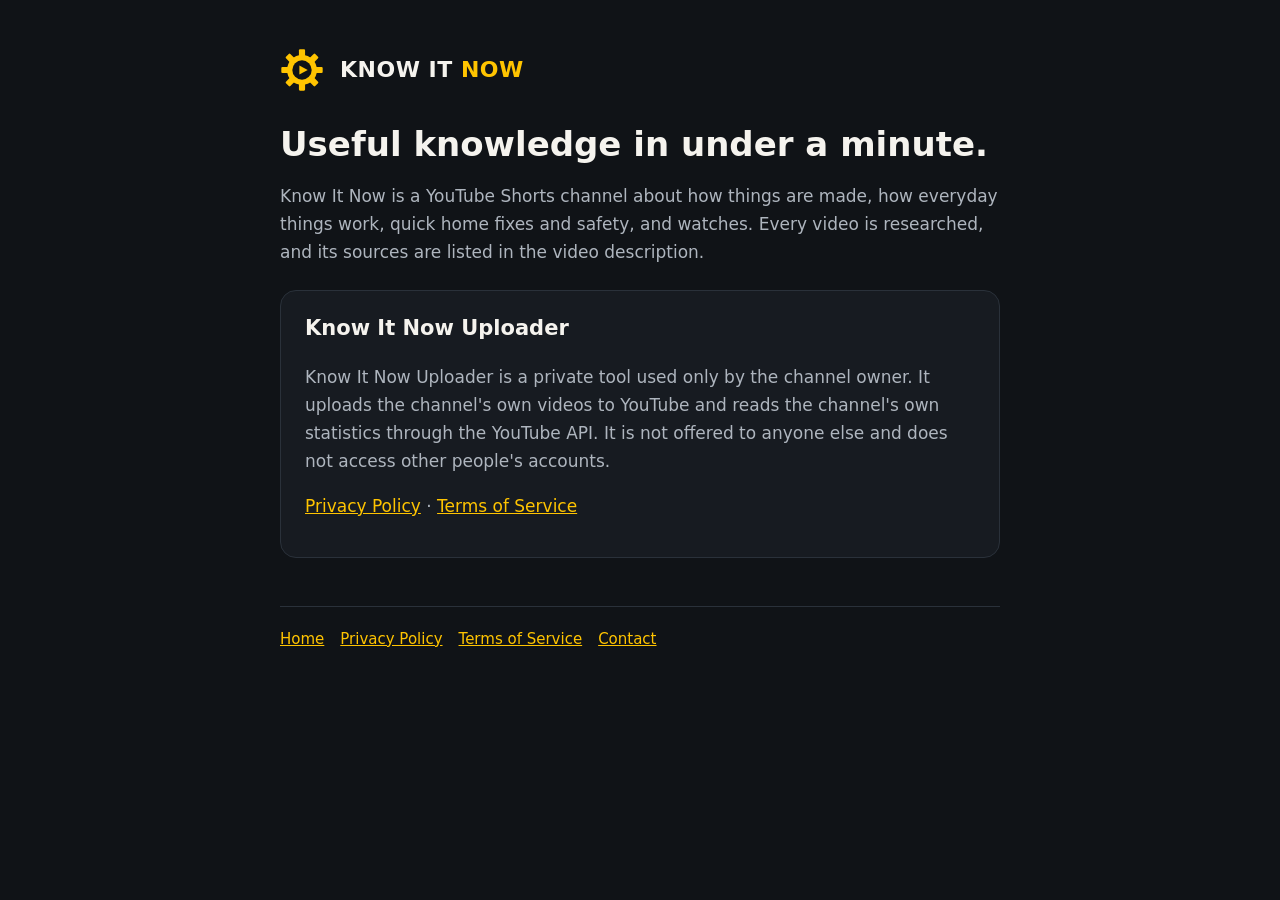
<file: index.html>
<!doctype html>
<html lang="en"><head><meta charset="utf-8"><meta name="viewport" content="width=device-width,initial-scale=1">
<title>Know It Now</title><link rel="stylesheet" href="style.css"></head>
<body><main>
<header><svg viewBox="0 0 200 200" width="44" height="44" aria-hidden="true"><g fill="#FFC400"><rect x="86" y="6" width="28" height="36" rx="5"/><rect x="86" y="6" width="28" height="36" rx="5" transform="rotate(45 100 100)"/><rect x="86" y="6" width="28" height="36" rx="5" transform="rotate(90 100 100)"/><rect x="86" y="6" width="28" height="36" rx="5" transform="rotate(135 100 100)"/><rect x="86" y="6" width="28" height="36" rx="5" transform="rotate(180 100 100)"/><rect x="86" y="6" width="28" height="36" rx="5" transform="rotate(225 100 100)"/><rect x="86" y="6" width="28" height="36" rx="5" transform="rotate(270 100 100)"/><rect x="86" y="6" width="28" height="36" rx="5" transform="rotate(315 100 100)"/><circle cx="100" cy="100" r="68"/></g><circle cx="100" cy="100" r="44" fill="#101317"/><path d="M88 79 L126 100 L88 121 Z" fill="#FFC400"/></svg><a href="./">KNOW IT <span>NOW</span></a></header>
<h1>Useful knowledge in under a minute.</h1>
<p>Know It Now is a YouTube Shorts channel about how things are made, how everyday things work, quick home fixes and safety, and watches. Every video is researched, and its sources are listed in the video description.</p>
<div class="card">
<h2 style="margin-top:0">Know It Now Uploader</h2>
<p>Know It Now Uploader is a private tool used only by the channel owner. It uploads the channel's own videos to YouTube and reads the channel's own statistics through the YouTube API. It is not offered to anyone else and does not access other people's accounts.</p>
<p><a href="privacy.html">Privacy Policy</a> · <a href="terms.html">Terms of Service</a></p>
</div>
<footer><a href="./">Home</a><a href="privacy.html">Privacy Policy</a><a href="terms.html">Terms of Service</a><a href="https://github.com/quattromehmet/know-it-now-site/issues">Contact</a></footer>
</main></body></html>
</file>
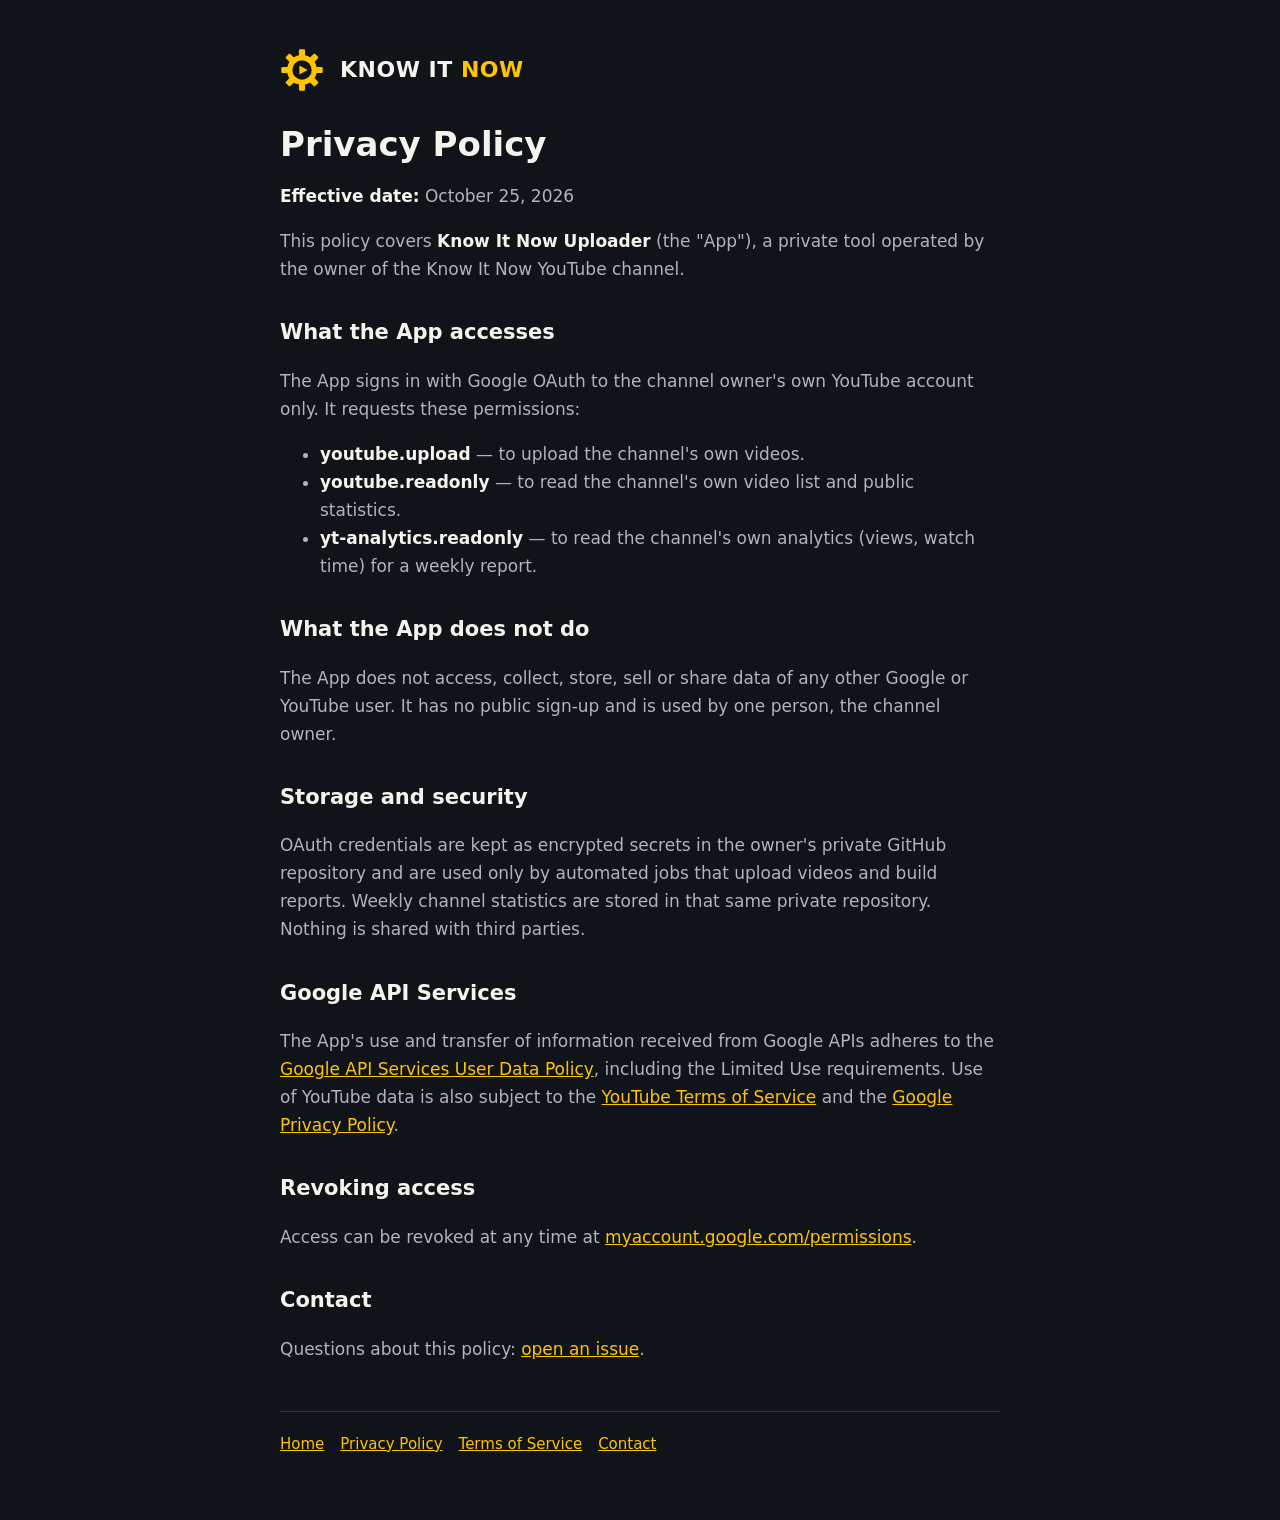
<file: privacy.html>
<!doctype html>
<html lang="en"><head><meta charset="utf-8"><meta name="viewport" content="width=device-width,initial-scale=1">
<title>Privacy Policy — Know It Now</title><link rel="stylesheet" href="style.css"></head>
<body><main>
<header><svg viewBox="0 0 200 200" width="44" height="44" aria-hidden="true"><g fill="#FFC400"><rect x="86" y="6" width="28" height="36" rx="5"/><rect x="86" y="6" width="28" height="36" rx="5" transform="rotate(45 100 100)"/><rect x="86" y="6" width="28" height="36" rx="5" transform="rotate(90 100 100)"/><rect x="86" y="6" width="28" height="36" rx="5" transform="rotate(135 100 100)"/><rect x="86" y="6" width="28" height="36" rx="5" transform="rotate(180 100 100)"/><rect x="86" y="6" width="28" height="36" rx="5" transform="rotate(225 100 100)"/><rect x="86" y="6" width="28" height="36" rx="5" transform="rotate(270 100 100)"/><rect x="86" y="6" width="28" height="36" rx="5" transform="rotate(315 100 100)"/><circle cx="100" cy="100" r="68"/></g><circle cx="100" cy="100" r="44" fill="#101317"/><path d="M88 79 L126 100 L88 121 Z" fill="#FFC400"/></svg><a href="./">KNOW IT <span>NOW</span></a></header>
<h1>Privacy Policy</h1>
<p><strong>Effective date:</strong> October 25, 2026</p>
<p>This policy covers <strong>Know It Now Uploader</strong> (the "App"), a private tool operated by the owner of the Know It Now YouTube channel.</p>
<h2>What the App accesses</h2>
<p>The App signs in with Google OAuth to the channel owner's own YouTube account only. It requests these permissions:</p>
<ul>
<li><strong>youtube.upload</strong> — to upload the channel's own videos.</li>
<li><strong>youtube.readonly</strong> — to read the channel's own video list and public statistics.</li>
<li><strong>yt-analytics.readonly</strong> — to read the channel's own analytics (views, watch time) for a weekly report.</li>
</ul>
<h2>What the App does not do</h2>
<p>The App does not access, collect, store, sell or share data of any other Google or YouTube user. It has no public sign-up and is used by one person, the channel owner.</p>
<h2>Storage and security</h2>
<p>OAuth credentials are kept as encrypted secrets in the owner's private GitHub repository and are used only by automated jobs that upload videos and build reports. Weekly channel statistics are stored in that same private repository. Nothing is shared with third parties.</p>
<h2>Google API Services</h2>
<p>The App's use and transfer of information received from Google APIs adheres to the <a href="https://developers.google.com/terms/api-services-user-data-policy">Google API Services User Data Policy</a>, including the Limited Use requirements. Use of YouTube data is also subject to the <a href="https://www.youtube.com/t/terms">YouTube Terms of Service</a> and the <a href="https://policies.google.com/privacy">Google Privacy Policy</a>.</p>
<h2>Revoking access</h2>
<p>Access can be revoked at any time at <a href="https://myaccount.google.com/permissions">myaccount.google.com/permissions</a>.</p>
<h2>Contact</h2>
<p>Questions about this policy: <a href="https://github.com/quattromehmet/know-it-now-site/issues">open an issue</a>.</p>
<footer><a href="./">Home</a><a href="privacy.html">Privacy Policy</a><a href="terms.html">Terms of Service</a><a href="https://github.com/quattromehmet/know-it-now-site/issues">Contact</a></footer>
</main></body></html>
</file>
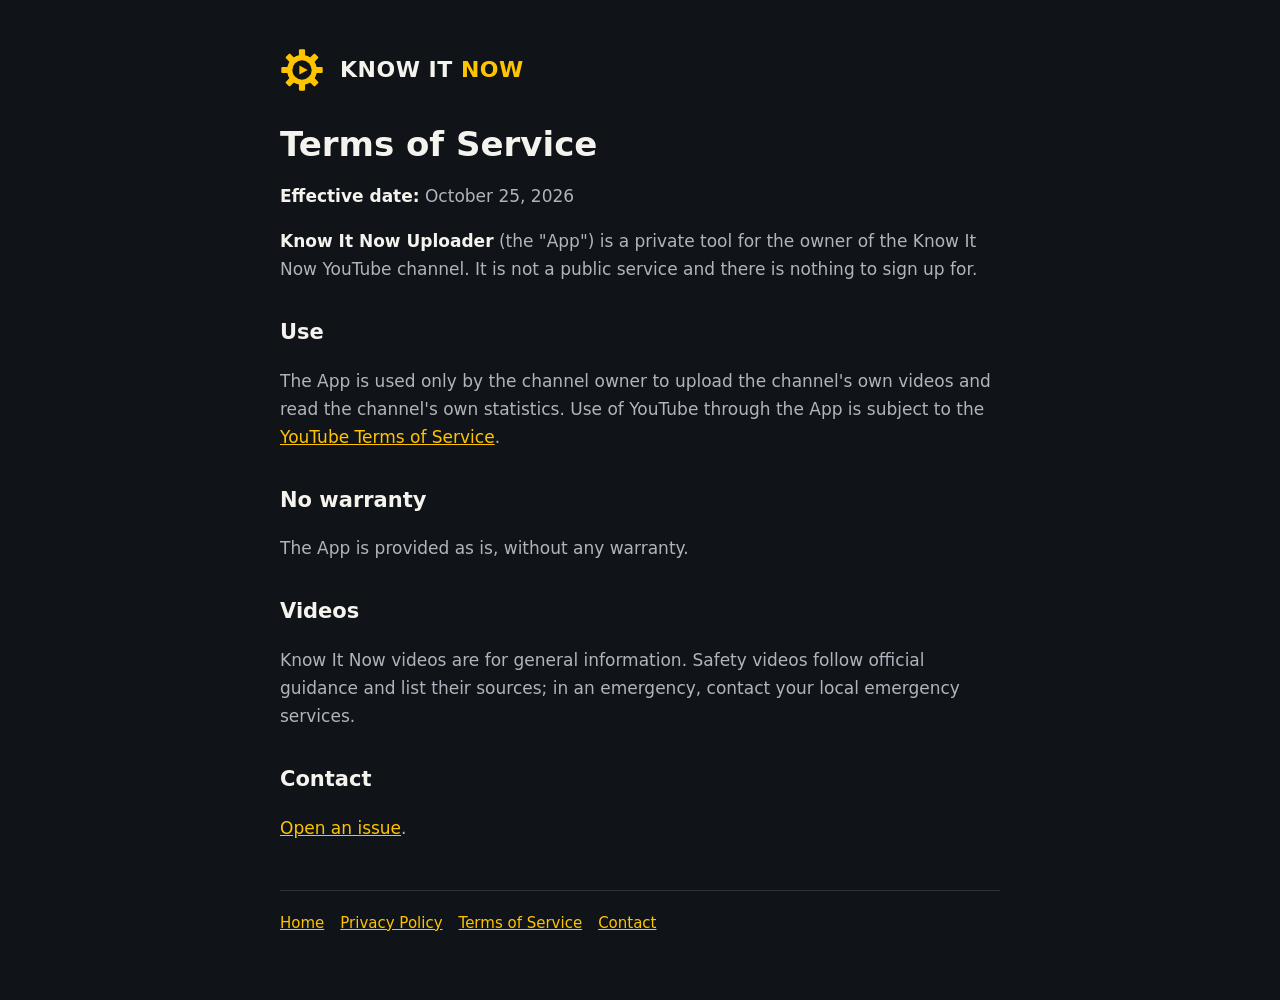
<file: terms.html>
<!doctype html>
<html lang="en"><head><meta charset="utf-8"><meta name="viewport" content="width=device-width,initial-scale=1">
<title>Terms of Service — Know It Now</title><link rel="stylesheet" href="style.css"></head>
<body><main>
<header><svg viewBox="0 0 200 200" width="44" height="44" aria-hidden="true"><g fill="#FFC400"><rect x="86" y="6" width="28" height="36" rx="5"/><rect x="86" y="6" width="28" height="36" rx="5" transform="rotate(45 100 100)"/><rect x="86" y="6" width="28" height="36" rx="5" transform="rotate(90 100 100)"/><rect x="86" y="6" width="28" height="36" rx="5" transform="rotate(135 100 100)"/><rect x="86" y="6" width="28" height="36" rx="5" transform="rotate(180 100 100)"/><rect x="86" y="6" width="28" height="36" rx="5" transform="rotate(225 100 100)"/><rect x="86" y="6" width="28" height="36" rx="5" transform="rotate(270 100 100)"/><rect x="86" y="6" width="28" height="36" rx="5" transform="rotate(315 100 100)"/><circle cx="100" cy="100" r="68"/></g><circle cx="100" cy="100" r="44" fill="#101317"/><path d="M88 79 L126 100 L88 121 Z" fill="#FFC400"/></svg><a href="./">KNOW IT <span>NOW</span></a></header>
<h1>Terms of Service</h1>
<p><strong>Effective date:</strong> October 25, 2026</p>
<p><strong>Know It Now Uploader</strong> (the "App") is a private tool for the owner of the Know It Now YouTube channel. It is not a public service and there is nothing to sign up for.</p>
<h2>Use</h2>
<p>The App is used only by the channel owner to upload the channel's own videos and read the channel's own statistics. Use of YouTube through the App is subject to the <a href="https://www.youtube.com/t/terms">YouTube Terms of Service</a>.</p>
<h2>No warranty</h2>
<p>The App is provided as is, without any warranty.</p>
<h2>Videos</h2>
<p>Know It Now videos are for general information. Safety videos follow official guidance and list their sources; in an emergency, contact your local emergency services.</p>
<h2>Contact</h2>
<p><a href="https://github.com/quattromehmet/know-it-now-site/issues">Open an issue</a>.</p>
<footer><a href="./">Home</a><a href="privacy.html">Privacy Policy</a><a href="terms.html">Terms of Service</a><a href="https://github.com/quattromehmet/know-it-now-site/issues">Contact</a></footer>
</main></body></html>
</file>
<file: style.css>
:root{--bg:#101317;--panel:#171B21;--line:#2A313A;--text:#F5F3EE;--muted:#AEB5BE;--accent:#FFC400}
*{box-sizing:border-box}
html,body{margin:0;background:var(--bg);color:var(--text);font:17px/1.65 system-ui,-apple-system,"Segoe UI",Roboto,sans-serif}
main{max-width:760px;margin:0 auto;padding:48px 20px 64px}
header{display:flex;align-items:center;gap:16px;margin-bottom:32px}
header a{color:var(--text);text-decoration:none;font-weight:800;font-size:22px;letter-spacing:.5px}
header a span{color:var(--accent)}
h1{font-size:34px;line-height:1.2;margin:0 0 12px}
h2{font-size:21px;margin:32px 0 8px}
p,li{color:var(--muted)}
strong{color:var(--text)}
a{color:var(--accent)}
.card{background:var(--panel);border:1px solid var(--line);border-radius:16px;padding:20px 24px;margin:24px 0}
footer{margin-top:48px;padding-top:20px;border-top:1px solid var(--line);font-size:15px;color:var(--muted)}
footer a{margin-right:16px}
</file>
